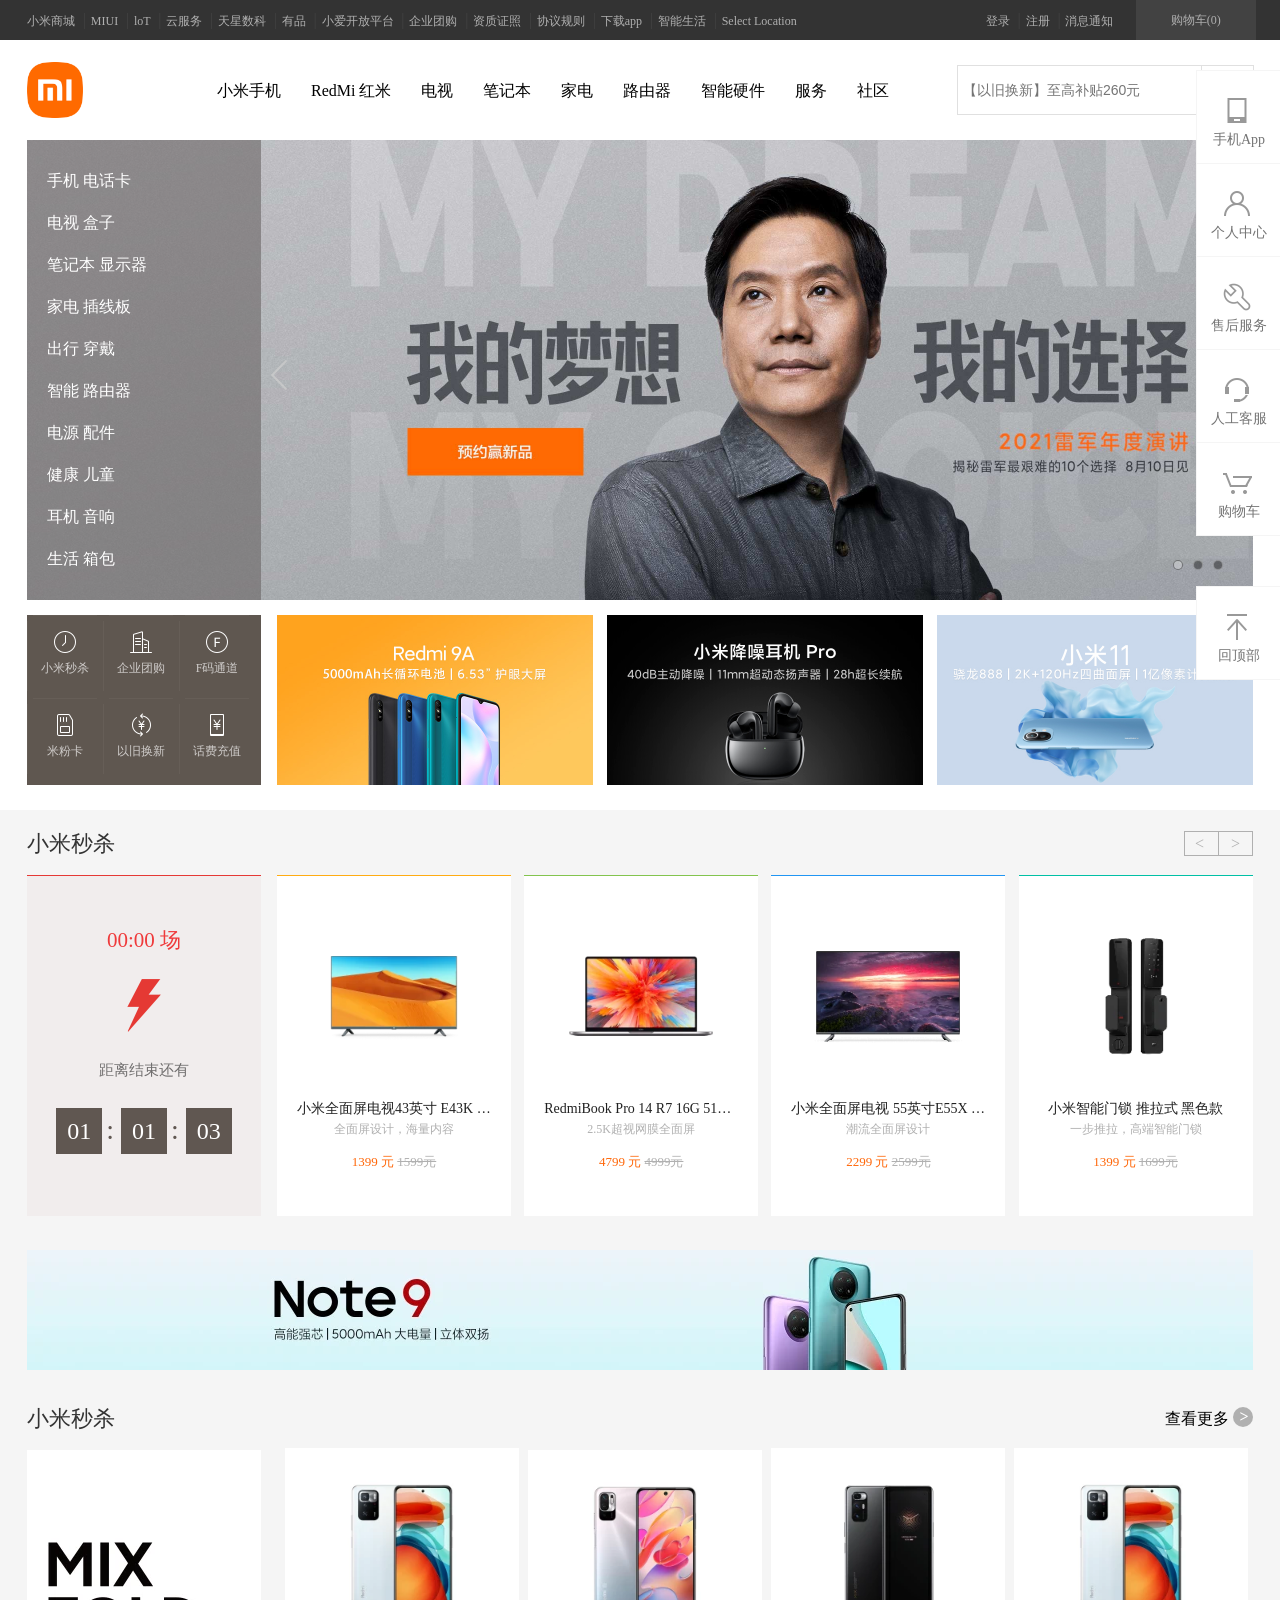
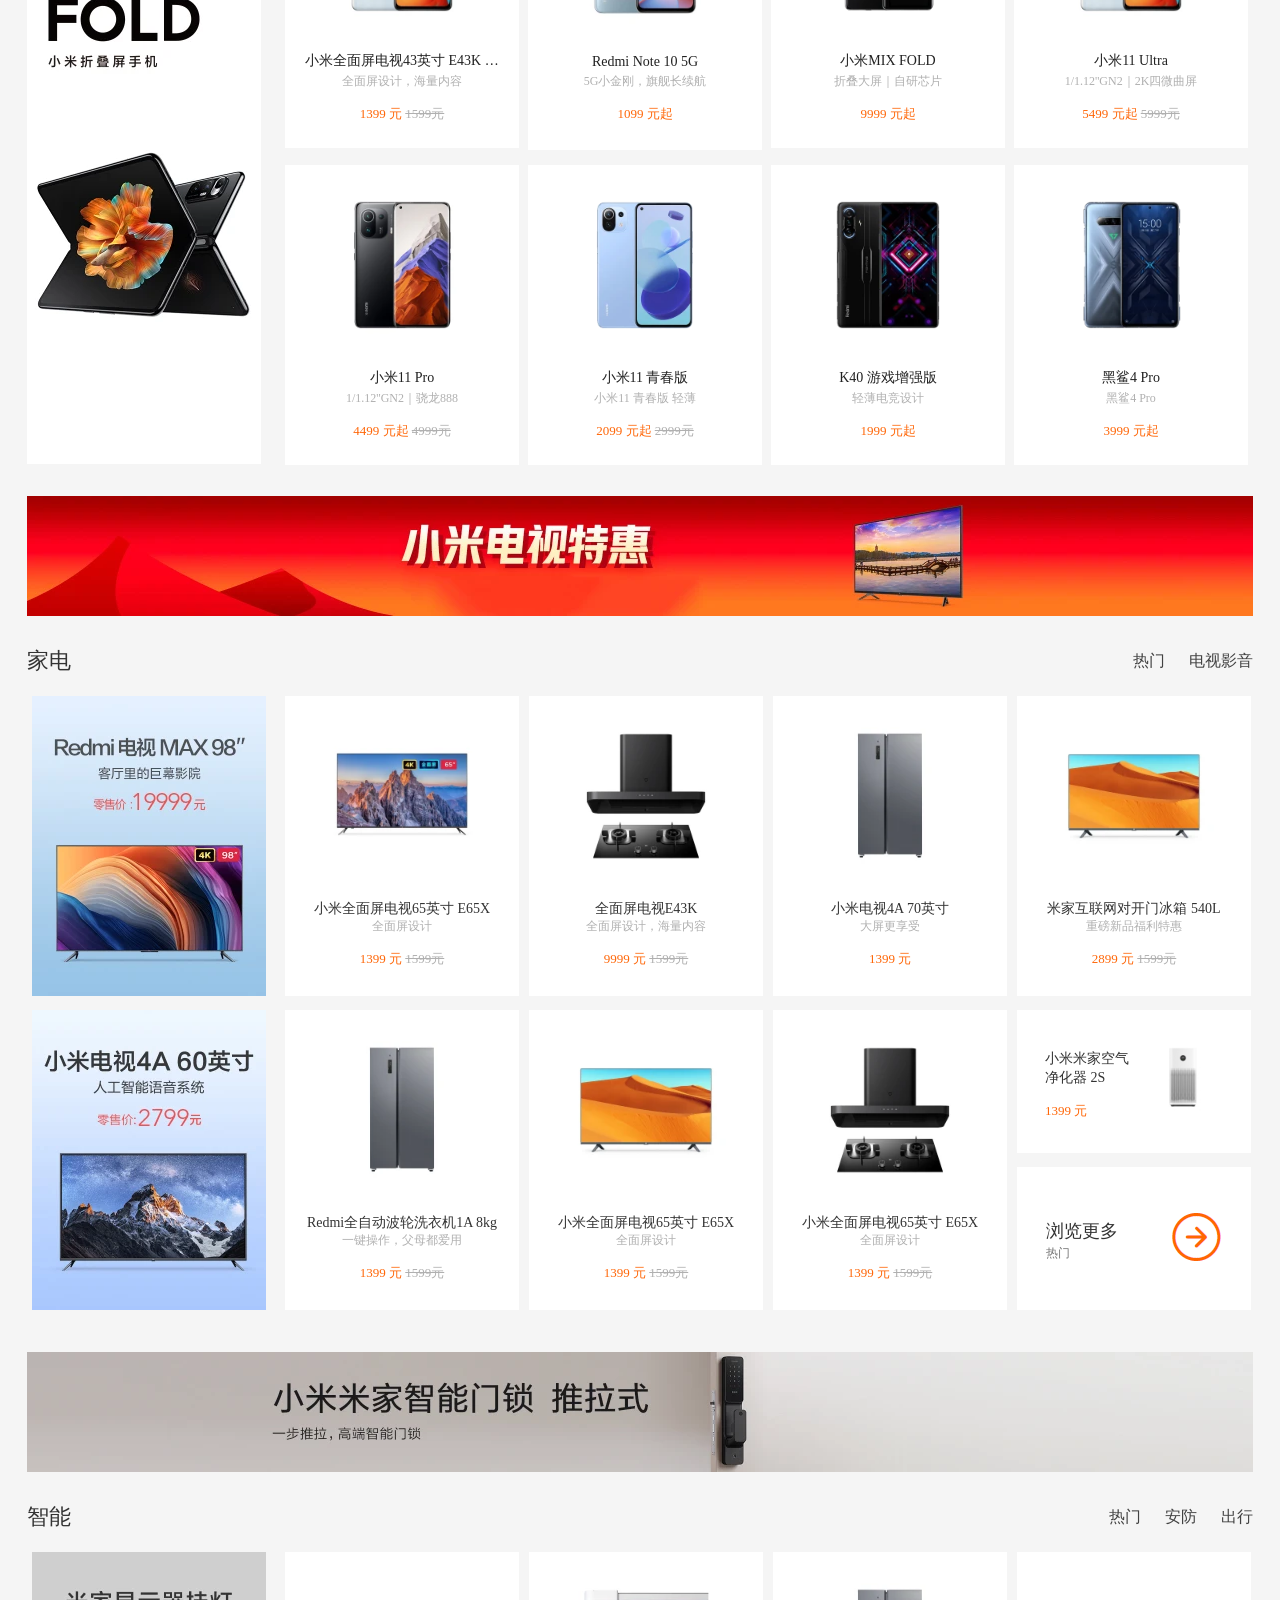
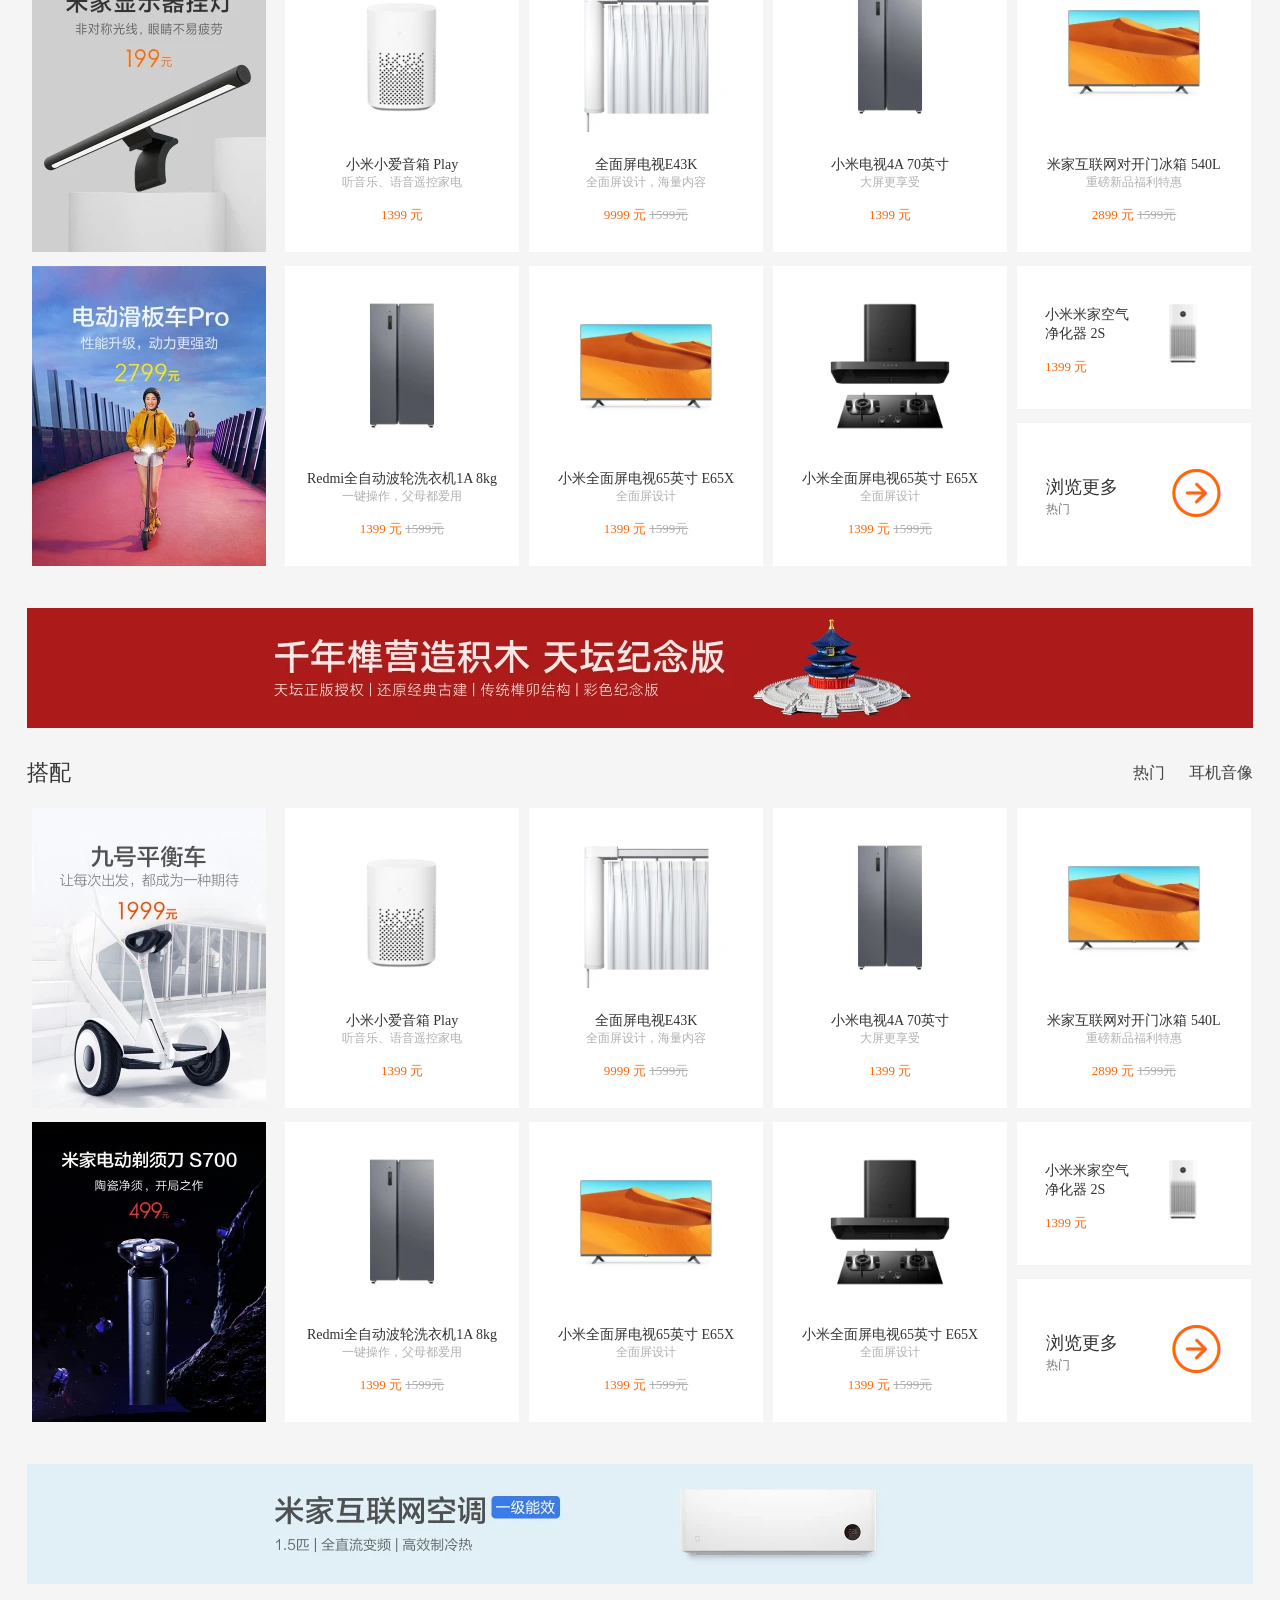
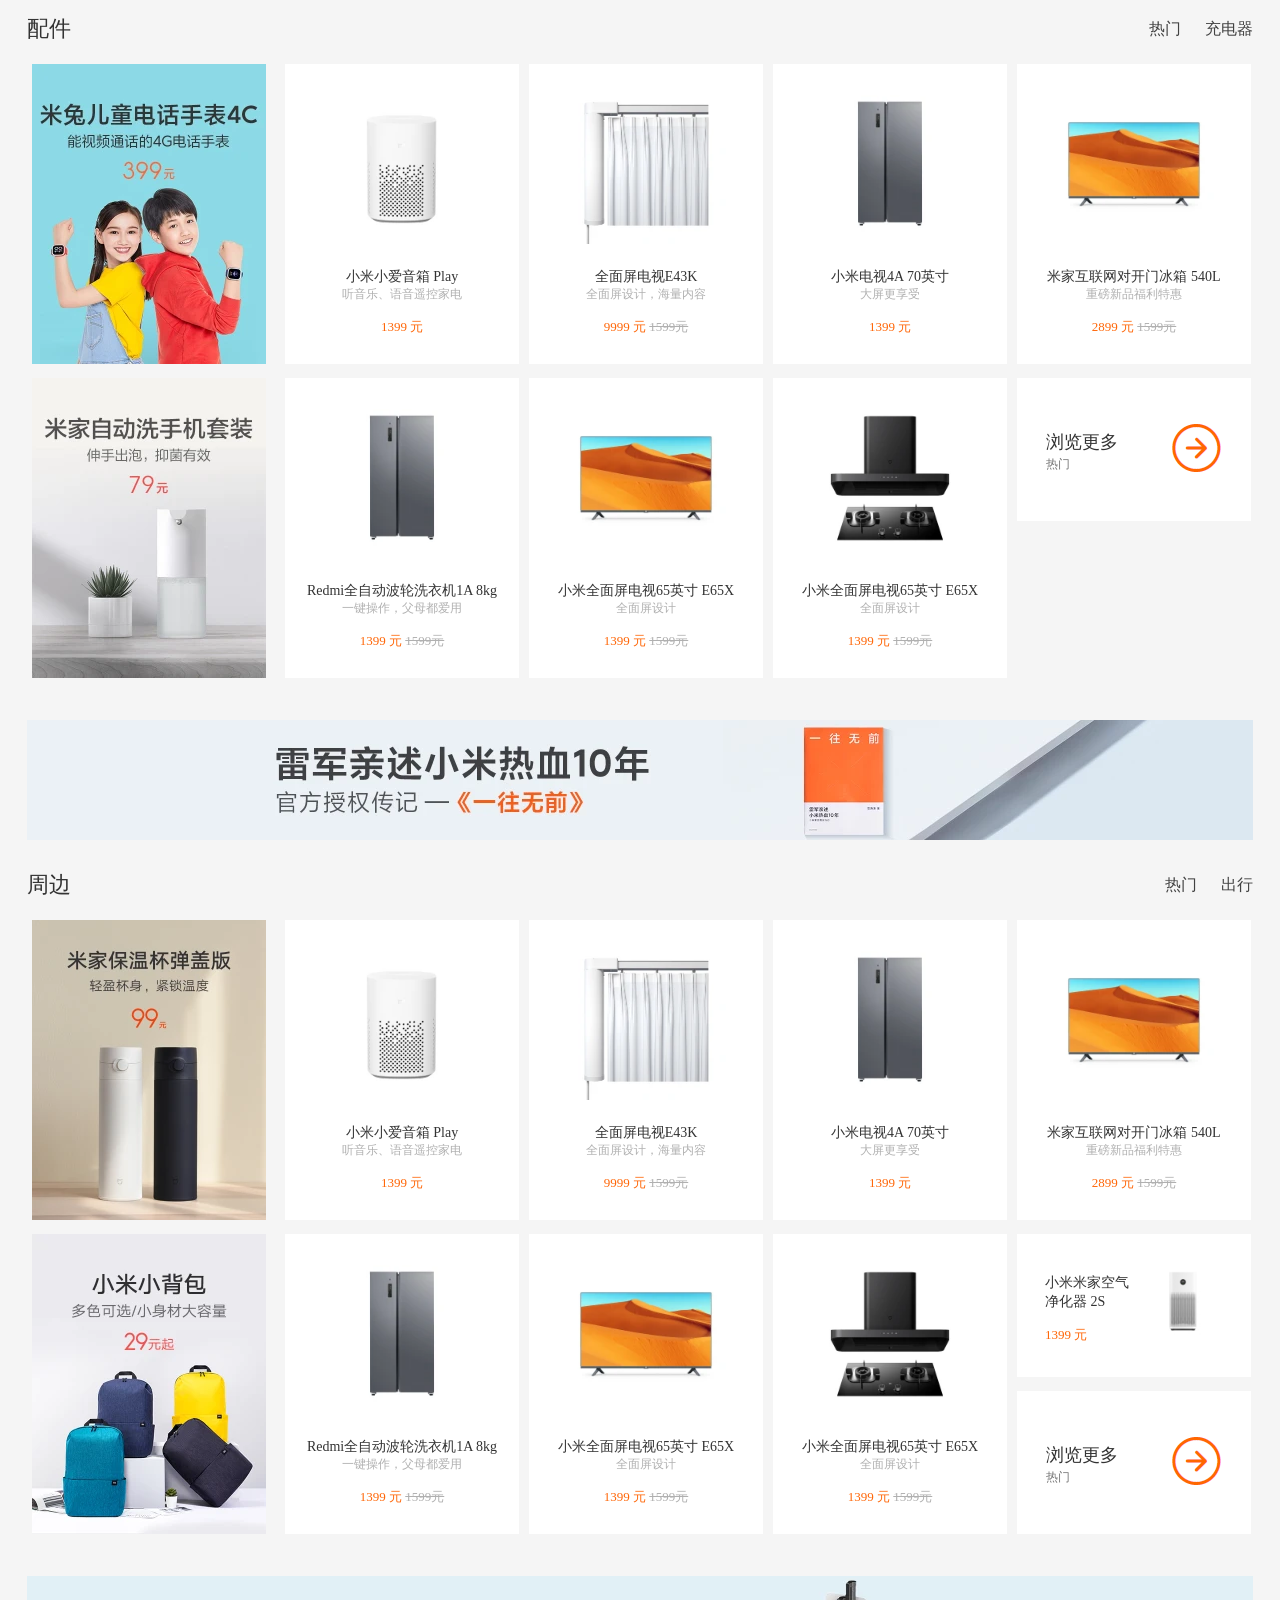
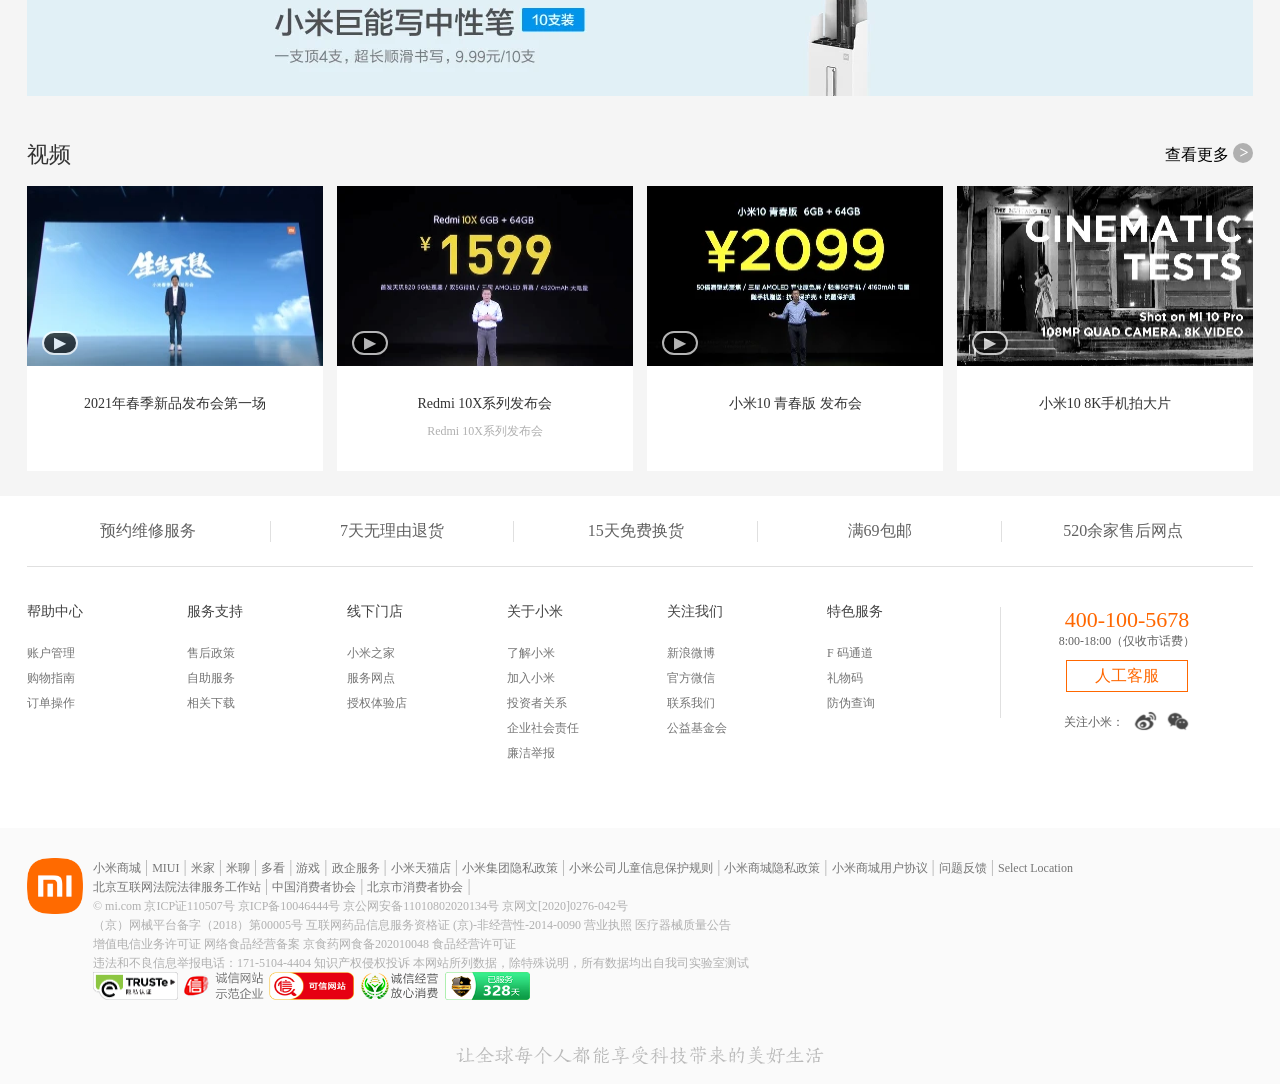
<file: page/Mi/index.html>
<!DOCTYPE html>
<html>
	<head>
		<meta charset="utf-8" />
		<title>
			小米商城 - 小米11 Ultra、Redmi K40 Pro、MIX FOLD，小米电视官方网站
		</title>

		<link rel="icon" href="./img/mi.ico" type="image/x-icon">

		<link href="css/index.css" type="text/css" rel="stylesheet" />

		<script src="https://cdn.bootcdn.net/ajax/libs/jquery/3.5.1/jquery.js"></script>
		<script src="js/index.js" type="text/javascript"></script>
	</head>
	<body>

		<div class="header">
			<!-- 顶部黑色菜单 -->
			<div class="head_top">
				<div class="head_top_all">
					<ul class="head_top_ul">
						<li class="head_top_li">
							<a href="#">
								小米商城
							</a>
						</li>
						<li class="head_top_li">
							<a href="#">
								MIUI
							</a>
						</li>
						<li class="head_top_li">
							<a href="#">
								loT
							</a>
						</li>
						<li class="head_top_li">
							<a href="#">
								云服务
							</a>
						</li>
						<li class="head_top_li">
							<a href="#">
								天星数科
							</a>
						</li>
						<li class="head_top_li">
							<a href="#">
								有品
							</a>
						</li>
						<li class="head_top_li">
							<a href="#">
								小爱开放平台
							</a>
						</li>
						<li class="head_top_li">
							<a href="#">
								企业团购
							</a>
						</li>
						<li class="head_top_li">
							<a href="#">
								资质证照
							</a>
						</li>
						<li class="head_top_li">
							<a href="#">
								协议规则
							</a>
						</li>
						<li class="head_top_li down_app_li">
							<a href="#" class="down_app">
								下载app
								<span class="head_down_app">
									<img src="img/app.jpg" />
									<br />
									小米商城App
								</span>
							</a>
						</li>
						<li class="head_top_li">
							<a href="#">
								智能生活
							</a>
						</li>
						<li class="head_top_li">
							<a href="#">
								Select Location
							</a>
						</li>
					</ul>

					<ul class="head_top_ul_login">
						<li class="head_top_li">
							<a href="#">
								登录
							</a>
						</li>
						<li class="head_top_li">
							<a href="#">
								注册
							</a>
						</li>
						<li class="head_top_li">
							<a href="#">
								消息通知
							</a>
						</li>
					</ul>

					<div class="head_car_div_all">
						<div class="head_car_div">
							购物车(0)
							
							<div class="head_car_items">
								<span>
									购物车中还没有商品，赶紧选购吧！
								</span>
							</div>
						</div>

						
					</div>

				</div>

			</div>

			<!-- 顶部LOGO  菜单   搜索框 -->
			<div class="head_bottom">
				<div class="head_logo">
					<a href="#">
						<img src="img/mi_logo.png" />
					</a>
				</div>

				<div class="head_menu_all">
					<div class="head_menu_div">
						<ul>
							<li>
								<a href="#">
									小米手机
								</a>

								<!-- <div class="head_menu_goods">
									
								</div> -->
							</li>
							<li>
								<a href="#">
									RedMi 红米
								</a>
							</li>
							<li>
								<a href="#">
									电视
								</a>
							</li>
							<li>
								<a href="#">
									笔记本
								</a>
							</li>
							<li>
								<a href="#">
									家电
								</a>
							</li>
							<li>
								<a href="#">
									路由器
								</a>
							</li>
							<li>
								<a href="#">
									智能硬件
								</a>
							</li>
							<li>
								<a href="#">
									服务
								</a>
							</li>
							<li>
								<a href="#">
									社区
								</a>
							</li>
						</ul>

					</div>

				</div>


				<!-- 搜索框 -->
				<div class="head_serch_all">
					<div class="head_serch_div">
						<a>
							<input placeholder="【以旧换新】至高补贴260元" class="head_serch_txt" type="search" />
							<input class="head_serch_btn" type="button" value="Q" />
						</a>
					</div>

				</div>
			</div>
		</div>

		<!-- 轮播图 -->
		<div class="banner">
			<div class="banner_menu">
				<ul class="banner_menu_ul">
					<li class="banner_menu_li">
						手机 电话卡
					</li>
					<li class="banner_menu_li">
						电视 盒子
					</li>
					<li class="banner_menu_li">
						笔记本 显示器
					</li>
					<li class="banner_menu_li">
						家电 插线板
					</li>
					<li class="banner_menu_li">
						出行 穿戴
					</li>
					<li class="banner_menu_li">
						智能 路由器
					</li>
					<li class="banner_menu_li">
						电源 配件
					</li>
					<li class="banner_menu_li">
						健康 儿童
					</li>
					<li class="banner_menu_li">
						耳机 音响
					</li>
					<li class="banner_menu_li">
						生活 箱包
					</li>
				</ul>
			</div>


			<span class="banner_cut_l">
			</span>
			<span class="banner_cut_r">
			</span>

			<div class="banner_bottom_dot">
				<ul>
					<li class="banner_bottom_dot_li banner_bottom_dot_hover"></li>
					<li class="banner_bottom_dot_li"></li>
					<li class="banner_bottom_dot_li"></li>
				</ul>
			</div>
			<div class="banner_imgs" id="banner_imgs">
				<img src="img/banner_imh_1.jpeg" />
				<img src="img/banner_imh_2.webp" />
				<img src="img/banner_imh_3.webp" />
			</div>
		</div>


		<!-- 轮播图下面 四个模块 -->
		<div class="channel">
			<div class="channel_menu">
				<ul class="channel_menu_ul">
					<li class="channel_menu_li">
						<a href="#">
							<img src="img/channel_xmms.png" /><br />
							小米秒杀
						</a>
					</li>
					<li class="channel_menu_li">
						<a href="#">
							<img src="img/channel_qygw.png" /><br />
							企业团购
						</a>
					</li>
					<li class="channel_menu_li">
						<a href="#">
							<img src="img/channel_fmtd.png" /><br />
							F码通道
						</a>
					</li>
					<li class="channel_menu_li">
						<a href="#">
							<img src="img/channel_mfk.png" /><br />
							米粉卡
						</a>
					</li>
					<li class="channel_menu_li">
						<a href="#">
							<img src="img/channel_yjhx.png" /><br />
							以旧换新
						</a>
					</li>
					<li class="channel_menu_li">
						<a href="#">
							<img src="img/channel_hfcz.png" /><br />
							话费充值
						</a>
					</li>
				</ul>
			</div>
			<div class="channel_gg channel_gg_1">
				<a href="#">
					<img src="img/channel_gg_1.png" />
				</a>
			</div>
			<div class="channel_gg channel_gg_2">
				<a href="#">
					<img src="img/channel_gg_2.png" />
				</a>
			</div>
			<div class="channel_gg channel_gg_3">
				<a href="#">
					<img src="img/channel_gg_3.png" />
				</a>
			</div>
		</div>


		<!-- 主体内容 -->
		<div class="content">
			<!-- 小米秒杀 -->
			<div class="seckill">
				<!-- 头 -->
				<div class="seckill_title">
					<span class="seckill_title_txt">
						小米秒杀
					</span>

					<span class="seckill_title_lr">
						<a href="#">
							<span class="seckill_title_l">
								&lt;
							</span>
						</a>
						<a href="#">
							<span class="seckill_title_r">
								&gt;
							</span>
						</a>
					</span>
				</div>
				<!-- 下面的五个框 -->
				<!-- 左侧时间 -->
				<div class="seckill_all">
					<div class="seckill_item seckill_time">
						<div class="seckill_time_title">
							00:00 场
						</div>
						<div class="seckill_time_img">
							<img src="img/seckill_sd.png" />
						</div>
						<div class="seckill_time_desc">
							距离结束还有
						</div>
						<div class="seckill_time_div">
							<span class="seckill_time_txt seckill_time_hh">
								00
							</span>
							<span class="seckill_time_mh">
								:
							</span>
							<span class="seckill_time_txt seckill_time_mm">
								00
							</span>
							<span class="seckill_time_mh">
								:
							</span>
							<span class="seckill_time_txt seckill_time_ss">
								00
							</span>
						</div>

					</div>

					<!-- 右侧四个商品 -->
					<div class="seckill_item seckill_goods seckill_goods_1">
						<a href="#">
							<div class="seckill_goods_img">
								<img src="img/seckill_goods_1.png" />
							</div>

							<div class="seckill_goods_title">
								小米全面屏电视43英寸 E43K 黑色 43英寸
							</div>

							<div class="seckill_goods_desc">
								全面屏设计，海量内容
							</div>

							<div class="seckill_goods_money">
								<span>
									1399
								</span>
								元
								<del>
									1599元
								</del>
							</div>
						</a>
					</div>
					<div class="seckill_item seckill_goods seckill_goods_2">
						<a href="#">
							<div class="seckill_goods_img">
								<img src="img/seckill_goods_2.png" />
							</div>

							<div class="seckill_goods_title">
								RedmiBook Pro 14 R7 16G 512G UMA 星光灰 星光灰
							</div>

							<div class="seckill_goods_desc">
								2.5K超视网膜全面屏
							</div>

							<div class="seckill_goods_money">
								<span>
									4799
								</span>
								元
								<del>
									4999元
								</del>
							</div>
						</a>
					</div>
					<div class="seckill_item seckill_goods seckill_goods_3">
						<a href="#">
							<div class="seckill_goods_img">
								<img src="img/seckill_goods_3.png" />
							</div>

							<div class="seckill_goods_title">
								小米全面屏电视 55英寸E55X 灰色 55英寸
							</div>

							<div class="seckill_goods_desc">
								潮流全面屏设计
							</div>

							<div class="seckill_goods_money">
								<span>
									2299
								</span>
								元
								<del>
									2599元
								</del>
							</div>
						</a>
					</div>
					<div class="seckill_item seckill_goods seckill_goods_4">
						<a href="#">
							<div class="seckill_goods_img">
								<img src="img/seckill_goods_4.png" />
							</div>

							<div class="seckill_goods_title">
								小米智能门锁 推拉式 黑色款
							</div>

							<div class="seckill_goods_desc">
								一步推拉，高端智能门锁
							</div>

							<div class="seckill_goods_money">
								<span>
									1399
								</span>
								元
								<del>
									1699元
								</del>
							</div>
						</a>
					</div>

				</div>
			</div>


			<!-- 长 广告 第一个 -->
			<div class="longadv">
				<a href="#">
					<img src="img/longadv_1.png">
				</a>
			</div>

			<!-- 手机 -->
			<div class="phone">
				<div class="phone_title">
					<span class="body_class_title_txt">
						小米秒杀
					</span>

					<span class="phone_title_more">
						<a href="#">
							查看更多
							<strong>
								>
							</strong>
						</a>
					</span>
				</div>

				<!-- 手机列表 -->
				<div class="phone_list">
					<div class="phone_list_big this_move">
						<a href="#">
							<img src="img/phone_lis_big.png" />
						</a>
					</div>

					<div class="phone_list_small_all">
						<div class="phone_goods this_move">
							<a href="#">
								<div class="phone_list_small_img">
									<img src="img/phone_lis_small_1.png" />
								</div>

								<div class="phone_list_small_title">
									小米全面屏电视43英寸 E43K 黑色 43英寸
								</div>

								<div class="phone_list_small_desc">
									全面屏设计，海量内容
								</div>

								<div class="class_list_small_money">
									<span>
										1399
									</span>
									元
									<del>
										1599元
									</del>
								</div>
							</a>
						</div>

						<div class="phone_goods this_move">
							<a href="#">
								<div class="phone_list_small_img">
									<img src="img/phone_lis_small_2.png" />
								</div>

								<div class="phone_list_small_title">
									Redmi Note 10 5G
								</div>

								<div class="phone_list_small_desc">
									5G小金刚，旗舰长续航
								</div>

								<div class="class_list_small_money">
									<span>
										1099
									</span>
									元起
								</div>
							</a>
						</div>

						<div class=" phone_goods this_move">
							<a href="#">
								<div class="phone_list_small_img">
									<img src="img/phone_lis_small_3.png" />
								</div>

								<div class="phone_list_small_title">
									小米MIX FOLD
								</div>

								<div class="phone_list_small_desc">
									折叠大屏｜自研芯片
								</div>

								<div class="class_list_small_money">
									<span>
										9999
									</span>
									元起
								</div>
							</a>
						</div>

						<div class=" phone_goods this_move">
							<a href="#">
								<div class="phone_list_small_img">
									<img src="img/phone_lis_small_1.png" />
								</div>

								<div class="phone_list_small_title">
									小米11 Ultra
								</div>

								<div class="phone_list_small_desc">
									1/1.12''GN2｜2K四微曲屏
								</div>

								<div class="class_list_small_money">
									<span>
										5499
									</span>
									元起
									<del>
										5999元
									</del>
								</div>
							</a>
						</div>
						<!-- 中间撑开 -->
						<div class="phone_mid"></div>

						<div class=" phone_goods this_move">
							<a href="#">
								<div class="phone_list_small_img">
									<img src="img/phone_lis_small_5.png" />
								</div>

								<div class="phone_list_small_title">
									小米11 Pro
								</div>

								<div class="phone_list_small_desc">
									1/1.12''GN2｜骁龙888
								</div>

								<div class="class_list_small_money">
									<span>
										4499
									</span>
									元起
									<del>
										4999元
									</del>
								</div>
							</a>
						</div>
						<div class=" phone_goods this_move">
							<a href="#">
								<div class="phone_list_small_img">
									<img src="img/phone_lis_small_6.png" />
								</div>

								<div class="phone_list_small_title">
									小米11 青春版
								</div>

								<div class="phone_list_small_desc">
									小米11 青春版 轻薄
								</div>

								<div class="class_list_small_money">
									<span>
										2099
									</span>
									元起
									<del>
										2999元
									</del>
								</div>
							</a>
						</div>
						<div class=" phone_goods this_move">
							<a href="#">
								<div class="phone_list_small_img">
									<img src="img/phone_lis_small_7.png" />
								</div>

								<div class="phone_list_small_title">
									K40 游戏增强版
								</div>

								<div class="phone_list_small_desc">
									轻薄电竞设计
								</div>

								<div class="class_list_small_money">
									<span>
										1999
									</span>
									元起
								</div>
							</a>
						</div>
						<div class=" phone_goods this_move">
							<a href="#">
								<div class="phone_list_small_img">
									<img src="img/phone_lis_small_8.png" />
								</div>

								<div class="phone_list_small_title">
									黑鲨4 Pro
								</div>

								<div class="phone_list_small_desc">
									黑鲨4 Pro
								</div>

								<div class="class_list_small_money">
									<span>
										3999
									</span>
									元起
								</div>
							</a>
						</div>

					</div>
				</div>
			</div>

			<!-- 长 广告 第二个 -->
			<div class="longadv">
				<a href="#">
					<img src="img/longadv_2.png">
				</a>
			</div>

			<!-- 家电 -->
			<div class="home">
				<div class="class_title">
					<span class="body_class_title_txt">
						家电
					</span>

					<span class="class_title_more">
						<span class="class_title_right">
							热门
						</span>
						<span class="class_title_right">
							电视影音
						</span>
					</span>
				</div>

				<div class="class_goods_list">
					<div class="class_left_goods">
						<a href="#">
							<div class="class_left_goods_item this_move this_move">
								<img src="img/home_goods_l_1.png" />
							</div>
						</a>
						<a href="#">
							<div class="class_left_goods_item this_move this_move">
								<img src="img/home_goods_l_2.png" />
							</div>
						</a>
					</div>

					<div class="class_right_goods">
						<ul class="class_right_goods_ul">
							<li class="class_right_goods_li this_move this_move">
								<a href="#">
									<div class="class_right_goods_img">
										<img src="img/home_goods_r_1.png" />
									</div>
									<div class="class_right_goods_title">
										小米全面屏电视65英寸 E65X
									</div>

									<div class="class_right_goods_desc">
										全面屏设计
									</div>

									<div class="class_list_small_money">
										<span>
											1399
										</span>
										元
										<del>
											1599元
										</del>
									</div>
								</a>
							</li>
							<li class="class_right_goods_li this_move this_move">
								<a href="#">
									<div class="class_right_goods_img">
										<img src="img/home_goods_r_3.png" />
									</div>
									<div class="class_right_goods_title">
										全面屏电视E43K
									</div>

									<div class="class_right_goods_desc">
										全面屏设计，海量内容
									</div>

									<div class="class_list_small_money">
										<span>
											9999
										</span>
										元
										<del>
											1599元
										</del>
									</div>
								</a>
							</li>
							<li class="class_right_goods_li this_move this_move">
								<a href="#">
									<div class="class_right_goods_img">
										<img src="img/home_goods_r_2.png" />
									</div>
									<div class="class_right_goods_title">
										小米电视4A 70英寸
									</div>

									<div class="class_right_goods_desc">
										大屏更享受
									</div>

									<div class="class_list_small_money">
										<span>
											1399
										</span>
										元
									</div>
								</a>
							</li>
							<li class="class_right_goods_li this_move this_move">
								<a href="#">
									<div class="class_right_goods_img">
										<img src="img/home_goods_r_4.png" />
									</div>
									<div class="class_right_goods_title">
										米家互联网对开门冰箱 540L
									</div>

									<div class="class_right_goods_desc">
										重磅新品福利特惠
									</div>

									<div class="class_list_small_money">
										<span>
											2899
										</span>
										元
										<del>
											1599元
										</del>
									</div>
								</a>
							</li>
							<li class="class_right_goods_li this_move this_move">
								<a href="#">
									<div class="class_right_goods_img">
										<img src="img/home_goods_r_2.png" />
									</div>
									<div class="class_right_goods_title">
										Redmi全自动波轮洗衣机1A 8kg
									</div>

									<div class="class_right_goods_desc">
										一键操作，父母都爱用
									</div>

									<div class="class_list_small_money">
										<span>
											1399
										</span>
										元
										<del>
											1599元
										</del>
									</div>
								</a>
							</li>
							<li class="class_right_goods_li this_move this_move">
								<a href="#">
									<div class="class_right_goods_img">
										<img src="img/home_goods_r_4.png" />
									</div>
									<div class="class_right_goods_title">
										小米全面屏电视65英寸 E65X
									</div>

									<div class="class_right_goods_desc">
										全面屏设计
									</div>

									<div class="class_list_small_money">
										<span>
											1399
										</span>
										元
										<del>
											1599元
										</del>
									</div>
								</a>
							</li>
							<li class="class_right_goods_li this_move this_move">
								<a href="#">
									<div class="class_right_goods_img">
										<img src="img/home_goods_r_3.png" />
									</div>
									<div class="class_right_goods_title">
										小米全面屏电视65英寸 E65X
									</div>

									<div class="class_right_goods_desc">
										全面屏设计
									</div>

									<div class="class_list_small_money">
										<span>
											1399
										</span>
										元
										<del>
											1599元
										</del>
									</div>
								</a>
							</li>
							<li class="class_right_goods_li_more">
								<div class="class_right_goods_li_small this_move">
									<a href="#">
										<div class="class_right_goods_li_small_title">
											<span class="class_right_goods_li_small_title_txt">小米米家空气净化器
												2S</span>

											<div class="class_list_small_money">
												<span>
													1399
												</span>
												元
											</div>
										</div>

										<div class="class_right_goods_li_small_goods_img">
											<img src="img/home_goods_r_8.jpg" />
										</div>
									</a>
								</div>

								<a href="#">
									<div class="class_right_goods_li_small this_move">
										<div class="class_look_more">
											<p>浏览更多</p>
											<span>热门</span>
										</div>

										<div class="class_look_more_img">
											<img src="img/look_more.png" />
										</div>
									</div>
								</a>
							</li>
						</ul>

					</div>

				</div>
			</div>

			<!-- 长 广告 第三个 -->
			<div class="longadv">
				<a href="#">
					<img src="img/longadv_3.png">
				</a>
			</div>

			<!-- 智能 -->
			<div class="ai">
				<div class="class_title">
					<span class="body_class_title_txt">
						智能
					</span>

					<span class="class_title_more">
						<span class="class_title_right">
							热门
						</span>
						<span class="class_title_right">
							安防
						</span>
						<span class="class_title_right">
							出行
						</span>
					</span>
				</div>

				<div class="class_goods_list">
					<div class="class_left_goods">
						<a href="#">
							<div class="class_left_goods_item this_move this_move">
								<img src="img/ai_l_1.png" />
							</div>
						</a>
						<a href="#">
							<div class="class_left_goods_item this_move this_move">
								<img src="img/ai_l_2.png" />
							</div>
						</a>
					</div>

					<div class="class_right_goods">
						<ul class="class_right_goods_ul">
							<li class="class_right_goods_li this_move this_move">
								<a href="#">
									<div class="class_right_goods_img">
										<img src="img/ai_r_1.png" />
									</div>
									<div class="class_right_goods_title">
										小米小爱音箱 Play
									</div>

									<div class="class_right_goods_desc">
										听音乐、语音遥控家电
									</div>

									<div class="class_list_small_money">
										<span>
											1399
										</span>
										元
									</div>
								</a>
							</li>
							<li class="class_right_goods_li this_move this_move">
								<a href="#">
									<div class="class_right_goods_img">
										<img src="img/ai_r_2.png" />
									</div>
									<div class="class_right_goods_title">
										全面屏电视E43K
									</div>

									<div class="class_right_goods_desc">
										全面屏设计，海量内容
									</div>

									<div class="class_list_small_money">
										<span>
											9999
										</span>
										元
										<del>
											1599元
										</del>
									</div>
								</a>
							</li>
							<li class="class_right_goods_li this_move this_move">
								<a href="#">
									<div class="class_right_goods_img">
										<img src="img/home_goods_r_2.png" />
									</div>
									<div class="class_right_goods_title">
										小米电视4A 70英寸
									</div>

									<div class="class_right_goods_desc">
										大屏更享受
									</div>

									<div class="class_list_small_money">
										<span>
											1399
										</span>
										元
									</div>
								</a>
							</li>
							<li class="class_right_goods_li this_move this_move">
								<a href="#">
									<div class="class_right_goods_img">
										<img src="img/home_goods_r_4.png" />
									</div>
									<div class="class_right_goods_title">
										米家互联网对开门冰箱 540L
									</div>

									<div class="class_right_goods_desc">
										重磅新品福利特惠
									</div>

									<div class="class_list_small_money">
										<span>
											2899
										</span>
										元
										<del>
											1599元
										</del>
									</div>
								</a>
							</li>
							<li class="class_right_goods_li this_move this_move">
								<a href="#">
									<div class="class_right_goods_img">
										<img src="img/home_goods_r_2.png" />
									</div>
									<div class="class_right_goods_title">
										Redmi全自动波轮洗衣机1A 8kg
									</div>

									<div class="class_right_goods_desc">
										一键操作，父母都爱用
									</div>

									<div class="class_list_small_money">
										<span>
											1399
										</span>
										元
										<del>
											1599元
										</del>
									</div>
								</a>
							</li>
							<li class="class_right_goods_li this_move this_move">
								<a href="#">
									<div class="class_right_goods_img">
										<img src="img/home_goods_r_4.png" />
									</div>
									<div class="class_right_goods_title">
										小米全面屏电视65英寸 E65X
									</div>

									<div class="class_right_goods_desc">
										全面屏设计
									</div>

									<div class="class_list_small_money">
										<span>
											1399
										</span>
										元
										<del>
											1599元
										</del>
									</div>
								</a>
							</li>
							<li class="class_right_goods_li this_move this_move">
								<a href="#">
									<div class="class_right_goods_img">
										<img src="img/home_goods_r_3.png" />
									</div>
									<div class="class_right_goods_title">
										小米全面屏电视65英寸 E65X
									</div>

									<div class="class_right_goods_desc">
										全面屏设计
									</div>

									<div class="class_list_small_money">
										<span>
											1399
										</span>
										元
										<del>
											1599元
										</del>
									</div>
								</a>
							</li>
							<li class="class_right_goods_li_more">
								<div class="class_right_goods_li_small this_move">
									<a href="#">
										<div class="class_right_goods_li_small_title">
											<span class="class_right_goods_li_small_title_txt">小米米家空气净化器
												2S</span>

											<div class="class_list_small_money">
												<span>
													1399
												</span>
												元
											</div>
										</div>

										<div class="class_right_goods_li_small_goods_img">
											<img src="img/home_goods_r_8.jpg" />
										</div>
									</a>
								</div>

								<a href="#">
									<div class="class_right_goods_li_small this_move">
										<div class="class_look_more">
											<p>浏览更多</p>
											<span>热门</span>
										</div>

										<div class="class_look_more_img">
											<img src="img/look_more.png" />
										</div>
									</div>
								</a>
							</li>
						</ul>

					</div>

				</div>
			</div>


			<!-- 长 广告 第四个 -->
			<div class="longadv">
				<a href="#">
					<img src="img/longadv_4.png">
				</a>
			</div>

			<!-- 搭配 -->
			<div class="match">
				<div class="class_title">
					<span class="body_class_title_txt">
						搭配
					</span>

					<span class="class_title_more">
						<span class="class_title_right">
							热门
						</span>
						<span class="class_title_right">
							耳机音像
						</span>
					</span>
				</div>

				<div class="class_goods_list">
					<div class="class_left_goods">
						<a href="#">
							<div class="class_left_goods_item this_move">
								<img src="img/match_l_1.png" />
							</div>
						</a>
						<a href="#">
							<div class="class_left_goods_item this_move">
								<img src="img/match_l_2.png" />
							</div>
						</a>
					</div>

					<div class="class_right_goods">
						<ul class="class_right_goods_ul">
							<li class="class_right_goods_li this_move">
								<a href="#">
									<div class="class_right_goods_img">
										<img src="img/ai_r_1.png" />
									</div>
									<div class="class_right_goods_title">
										小米小爱音箱 Play
									</div>

									<div class="class_right_goods_desc">
										听音乐、语音遥控家电
									</div>

									<div class="class_list_small_money">
										<span>
											1399
										</span>
										元
									</div>
								</a>
							</li>
							<li class="class_right_goods_li this_move">
								<a href="#">
									<div class="class_right_goods_img">
										<img src="img/ai_r_2.png" />
									</div>
									<div class="class_right_goods_title">
										全面屏电视E43K
									</div>

									<div class="class_right_goods_desc">
										全面屏设计，海量内容
									</div>

									<div class="class_list_small_money">
										<span>
											9999
										</span>
										元
										<del>
											1599元
										</del>
									</div>
								</a>
							</li>
							<li class="class_right_goods_li this_move">
								<a href="#">
									<div class="class_right_goods_img">
										<img src="img/home_goods_r_2.png" />
									</div>
									<div class="class_right_goods_title">
										小米电视4A 70英寸
									</div>

									<div class="class_right_goods_desc">
										大屏更享受
									</div>

									<div class="class_list_small_money">
										<span>
											1399
										</span>
										元
									</div>
								</a>
							</li>
							<li class="class_right_goods_li this_move">
								<a href="#">
									<div class="class_right_goods_img">
										<img src="img/home_goods_r_4.png" />
									</div>
									<div class="class_right_goods_title">
										米家互联网对开门冰箱 540L
									</div>

									<div class="class_right_goods_desc">
										重磅新品福利特惠
									</div>

									<div class="class_list_small_money">
										<span>
											2899
										</span>
										元
										<del>
											1599元
										</del>
									</div>
								</a>
							</li>
							<li class="class_right_goods_li this_move">
								<a href="#">
									<div class="class_right_goods_img">
										<img src="img/home_goods_r_2.png" />
									</div>
									<div class="class_right_goods_title">
										Redmi全自动波轮洗衣机1A 8kg
									</div>

									<div class="class_right_goods_desc">
										一键操作，父母都爱用
									</div>

									<div class="class_list_small_money">
										<span>
											1399
										</span>
										元
										<del>
											1599元
										</del>
									</div>
								</a>
							</li>
							<li class="class_right_goods_li this_move">
								<a href="#">
									<div class="class_right_goods_img">
										<img src="img/home_goods_r_4.png" />
									</div>
									<div class="class_right_goods_title">
										小米全面屏电视65英寸 E65X
									</div>

									<div class="class_right_goods_desc">
										全面屏设计
									</div>

									<div class="class_list_small_money">
										<span>
											1399
										</span>
										元
										<del>
											1599元
										</del>
									</div>
								</a>
							</li>
							<li class="class_right_goods_li this_move">
								<a href="#">
									<div class="class_right_goods_img">
										<img src="img/home_goods_r_3.png" />
									</div>
									<div class="class_right_goods_title">
										小米全面屏电视65英寸 E65X
									</div>

									<div class="class_right_goods_desc">
										全面屏设计
									</div>

									<div class="class_list_small_money">
										<span>
											1399
										</span>
										元
										<del>
											1599元
										</del>
									</div>
								</a>
							</li>
							<li class="class_right_goods_li_more">
								<div class="class_right_goods_li_small this_move">
									<a href="#">
										<div class="class_right_goods_li_small_title">
											<span class="class_right_goods_li_small_title_txt">小米米家空气净化器
												2S</span>

											<div class="class_list_small_money">
												<span>
													1399
												</span>
												元
											</div>
										</div>

										<div class="class_right_goods_li_small_goods_img">
											<img src="img/home_goods_r_8.jpg" />
										</div>
									</a>
								</div>

								<a href="#">
									<div class="class_right_goods_li_small this_move">
										<div class="class_look_more">
											<p>浏览更多</p>
											<span>热门</span>
										</div>

										<div class="class_look_more_img">
											<img src="img/look_more.png" />
										</div>
									</div>
								</a>
							</li>
						</ul>

					</div>

				</div>
			</div>


			<!-- 长 广告 第五个 -->
			<div class="longadv">
				<a href="#">
					<img src="img/longadv_5.png">
				</a>
			</div>

			<!-- 配件 -->
			<div class="parts">
				<div class="class_title">
					<span class="body_class_title_txt">
						配件
					</span>

					<span class="class_title_more">
						<span class="class_title_right">
							热门
						</span>
						<span class="class_title_right">
							充电器
						</span>
					</span>
				</div>

				<div class="class_goods_list">
					<div class="class_left_goods">
						<a href="#">
							<div class="class_left_goods_item this_move">
								<img src="img/parts_l_1.png" />
							</div>
						</a>
						<a href="#">
							<div class="class_left_goods_item this_move">
								<img src="img/parts_l_2.png" />
							</div>
						</a>
					</div>

					<div class="class_right_goods">
						<ul class="class_right_goods_ul">
							<li class="class_right_goods_li this_move">
								<a href="#">
									<div class="class_right_goods_img">
										<img src="img/ai_r_1.png" />
									</div>
									<div class="class_right_goods_title">
										小米小爱音箱 Play
									</div>

									<div class="class_right_goods_desc">
										听音乐、语音遥控家电
									</div>

									<div class="class_list_small_money">
										<span>
											1399
										</span>
										元
									</div>
								</a>
							</li>
							<li class="class_right_goods_li this_move">
								<a href="#">
									<div class="class_right_goods_img">
										<img src="img/ai_r_2.png" />
									</div>
									<div class="class_right_goods_title">
										全面屏电视E43K
									</div>

									<div class="class_right_goods_desc">
										全面屏设计，海量内容
									</div>

									<div class="class_list_small_money">
										<span>
											9999
										</span>
										元
										<del>
											1599元
										</del>
									</div>
								</a>
							</li>
							<li class="class_right_goods_li this_move">
								<a href="#">
									<div class="class_right_goods_img">
										<img src="img/home_goods_r_2.png" />
									</div>
									<div class="class_right_goods_title">
										小米电视4A 70英寸
									</div>

									<div class="class_right_goods_desc">
										大屏更享受
									</div>

									<div class="class_list_small_money">
										<span>
											1399
										</span>
										元
									</div>
								</a>
							</li>
							<li class="class_right_goods_li this_move">
								<a href="#">
									<div class="class_right_goods_img">
										<img src="img/home_goods_r_4.png" />
									</div>
									<div class="class_right_goods_title">
										米家互联网对开门冰箱 540L
									</div>

									<div class="class_right_goods_desc">
										重磅新品福利特惠
									</div>

									<div class="class_list_small_money">
										<span>
											2899
										</span>
										元
										<del>
											1599元
										</del>
									</div>
								</a>
							</li>
							<li class="class_right_goods_li this_move">
								<a href="#">
									<div class="class_right_goods_img">
										<img src="img/home_goods_r_2.png" />
									</div>
									<div class="class_right_goods_title">
										Redmi全自动波轮洗衣机1A 8kg
									</div>

									<div class="class_right_goods_desc">
										一键操作，父母都爱用
									</div>

									<div class="class_list_small_money">
										<span>
											1399
										</span>
										元
										<del>
											1599元
										</del>
									</div>
								</a>
							</li>
							<li class="class_right_goods_li this_move">
								<a href="#">
									<div class="class_right_goods_img">
										<img src="img/home_goods_r_4.png" />
									</div>
									<div class="class_right_goods_title">
										小米全面屏电视65英寸 E65X
									</div>

									<div class="class_right_goods_desc">
										全面屏设计
									</div>

									<div class="class_list_small_money">
										<span>
											1399
										</span>
										元
										<del>
											1599元
										</del>
									</div>
								</a>
							</li>
							<li class="class_right_goods_li this_move">
								<a href="#">
									<div class="class_right_goods_img">
										<img src="img/home_goods_r_3.png" />
									</div>
									<div class="class_right_goods_title">
										小米全面屏电视65英寸 E65X
									</div>

									<div class="class_right_goods_desc">
										全面屏设计
									</div>

									<div class="class_list_small_money">
										<span>
											1399
										</span>
										元
										<del>
											1599元
										</del>
									</div>
								</a>
							</li>
							<li class="class_right_goods_li_more">
								<a href="#">
									<div class="class_right_goods_li_small this_move">
										<div class="class_look_more">
											<p>浏览更多</p>
											<span>热门</span>
										</div>
								
										<div class="class_look_more_img">
											<img src="img/look_more.png" />
										</div>
									</div>
								</a>
							</li>
						</ul>

					</div>

				</div>
			</div>


			<!-- 长 广告 第六个 -->
			<div class="longadv">
				<a href="#">
					<img src="img/longadv_6.png">
				</a>
			</div>

			<!-- 周边 -->
			<div class="rim">
				<div class="class_title">
					<span class="body_class_title_txt">
						周边
					</span>

					<span class="class_title_more">
						<span class="class_title_right">
							热门
						</span>
						<span class="class_title_right">
							出行
						</span>
					</span>
				</div>

				<div class="class_goods_list">
					<div class="class_left_goods">
						<a href="#">
							<div class="class_left_goods_item this_move">
								<img src="img/rim_l_1.png" />
							</div>
						</a>
						<a href="#">
							<div class="class_left_goods_item this_move">
								<img src="img/rim_l_2.png" />
							</div>
						</a>
					</div>

					<div class="class_right_goods">
						<ul class="class_right_goods_ul">
							<li class="class_right_goods_li this_move">
								<a href="#">
									<div class="class_right_goods_img">
										<img src="img/ai_r_1.png" />
									</div>
									<div class="class_right_goods_title">
										小米小爱音箱 Play
									</div>

									<div class="class_right_goods_desc">
										听音乐、语音遥控家电
									</div>

									<div class="class_list_small_money">
										<span>
											1399
										</span>
										元
									</div>
								</a>
							</li>
							<li class="class_right_goods_li this_move">
								<a href="#">
									<div class="class_right_goods_img">
										<img src="img/ai_r_2.png" />
									</div>
									<div class="class_right_goods_title">
										全面屏电视E43K
									</div>

									<div class="class_right_goods_desc">
										全面屏设计，海量内容
									</div>

									<div class="class_list_small_money">
										<span>
											9999
										</span>
										元
										<del>
											1599元
										</del>
									</div>
								</a>
							</li>
							<li class="class_right_goods_li this_move">
								<a href="#">
									<div class="class_right_goods_img">
										<img src="img/home_goods_r_2.png" />
									</div>
									<div class="class_right_goods_title">
										小米电视4A 70英寸
									</div>

									<div class="class_right_goods_desc">
										大屏更享受
									</div>

									<div class="class_list_small_money">
										<span>
											1399
										</span>
										元
									</div>
								</a>
							</li>
							<li class="class_right_goods_li this_move">
								<a href="#">
									<div class="class_right_goods_img">
										<img src="img/home_goods_r_4.png" />
									</div>
									<div class="class_right_goods_title">
										米家互联网对开门冰箱 540L
									</div>

									<div class="class_right_goods_desc">
										重磅新品福利特惠
									</div>

									<div class="class_list_small_money">
										<span>
											2899
										</span>
										元
										<del>
											1599元
										</del>
									</div>
								</a>
							</li>
							<li class="class_right_goods_li this_move">
								<a href="#">
									<div class="class_right_goods_img">
										<img src="img/home_goods_r_2.png" />
									</div>
									<div class="class_right_goods_title">
										Redmi全自动波轮洗衣机1A 8kg
									</div>

									<div class="class_right_goods_desc">
										一键操作，父母都爱用
									</div>

									<div class="class_list_small_money">
										<span>
											1399
										</span>
										元
										<del>
											1599元
										</del>
									</div>
								</a>
							</li>
							<li class="class_right_goods_li this_move">
								<a href="#">
									<div class="class_right_goods_img">
										<img src="img/home_goods_r_4.png" />
									</div>
									<div class="class_right_goods_title">
										小米全面屏电视65英寸 E65X
									</div>

									<div class="class_right_goods_desc">
										全面屏设计
									</div>

									<div class="class_list_small_money">
										<span>
											1399
										</span>
										元
										<del>
											1599元
										</del>
									</div>
								</a>
							</li>
							<li class="class_right_goods_li this_move">
								<a href="#">
									<div class="class_right_goods_img">
										<img src="img/home_goods_r_3.png" />
									</div>
									<div class="class_right_goods_title">
										小米全面屏电视65英寸 E65X
									</div>

									<div class="class_right_goods_desc">
										全面屏设计
									</div>

									<div class="class_list_small_money">
										<span>
											1399
										</span>
										元
										<del>
											1599元
										</del>
									</div>
								</a>
							</li>
							<li class="class_right_goods_li_more">
								<div class="class_right_goods_li_small this_move">
									<a href="#">
										<div class="class_right_goods_li_small_title">
											<span class="class_right_goods_li_small_title_txt">小米米家空气净化器
												2S</span>

											<div class="class_list_small_money">
												<span>
													1399
												</span>
												元
											</div>
										</div>

										<div class="class_right_goods_li_small_goods_img">
											<img src="img/home_goods_r_8.jpg" />
										</div>
									</a>
								</div>

								<a href="#">
									<div class="class_right_goods_li_small this_move">
										<div class="class_look_more">
											<p>浏览更多</p>
											<span>热门</span>
										</div>

										<div class="class_look_more_img">
											<img src="img/look_more.png" />
										</div>
									</div>
								</a>
							</li>
						</ul>

					</div>

				</div>
			</div>

			<!-- 长 广告 第六个 -->
			<div class="longadv">
				<a href="#">
					<img src="img/longadv_7.png">
				</a>
			</div>

			<!-- 视频 -->
			<div class="video">
				<div class="video_title">
					<span class="body_class_title_txt">
						视频
					</span>

					<span class="video_title_more">
						<a href="#">
							查看更多
							<strong>
								>
							</strong>
						</a>
					</span>
				</div>

				<div class="video_list">
					<ul class="video_list_ul">
						<li class="video_list_li this_move">
							<div class="video_item_img_all">
								<img class="video_item_img" src="img/video_1.png" />

								<span class="video_play">▶</span>
							</div>

							<p class="video_title_txt">2021年春季新品发布会第一场</p>
							<p class="video_title_desc"></p>
						</li>
						<li class="video_list_li this_move">
							<div class="video_item_img_all">
								<img class="video_item_img" src="img/video_2.png" />

								<span class="video_play">▶</span>
							</div>

							<p class="video_title_txt"> Redmi 10X系列发布会</p>
							<p class="video_title_desc"> Redmi 10X系列发布会</p>
						</li>
						<li class="video_list_li this_move">
							<div class="video_item_img_all">
								<img class="video_item_img" src="img/video_3.png" />

								<span class="video_play">▶</span>
							</div>

							<p class="video_title_txt">小米10 青春版 发布会</p>
							<p class="video_title_desc"></p>
						</li>
						<li class="video_list_li this_move">
							<div class="video_item_img_all">
								<img class="video_item_img" src="img/video_4.png" />

								<span class="video_play">▶</span>
							</div>

							<p class="video_title_txt"> 小米10 8K手机拍大片</p>
							<p class="video_title_desc"></p>
						</li>
					</ul>

				</div>
				<!-- 手机列表 -->
			</div>

		</div>

		<!-- 右侧移动菜单 -->
		<div class="follw">
			<div class="follw_item follw_item_1">
				<div>手机App</div>
				
				<span class="follw_app">
					<img src="img/app.jpg" />
				</span>
			</div>
			<div class="follw_item follw_item_2">
				<div>个人中心</div>
			</div>
			<div class="follw_item follw_item_3">
				<div>售后服务</div>
			</div>
			<div class="follw_item follw_item_4">
				<div>人工客服</div>
			</div>
			<div class="follw_item follw_item_5">
				<div>购物车</div>
			</div>
			
			<div class="follw_item follw_item_6">
				<div>回顶部</div>
			</div>
			
		</div>

		<!-- 底部 -->
		<div class="foot">
			<!-- 底部菜单 -->
			<div class="footer">
				<!-- 底部大菜单 -->
				<div class="footer_service">
					<ul class="footer_service_ul">
						<li class="footer_service_li">
							<a href="#">
								预约维修服务
							</a>
						</li>
						<li class="footer_service_li">
							<a href="#">
								7天无理由退货
							</a>
						</li>
						<li class="footer_service_li">
							<a href="#">
								15天免费换货
							</a>
						</li>
						<li class="footer_service_li">
							<a href="#">
								满69包邮
							</a>
						</li>
						<li class="footer_service_li">
							<a href="#">
								520余家售后网点
							</a>
						</li>
					</ul>
				</div>

				<!-- 底部小菜单 -->
				<div class="footer_href">
					<!-- 左侧 超链接 -->
					<div class="footer_href_all">
						<div class="footer_href_item">
							<p>
								帮助中心
							</p>

							<ul class="footer_href_item_ul">
								<li class="footer_href_item_li">
									<a href="#">
										账户管理
									</a>
								</li>
								<li class="footer_href_item_li">
									<a href="#">
										购物指南
									</a>
								</li>
								<li class="footer_href_item_li">
									<a href="#">
										订单操作
									</a>
								</li>
							</ul>
						</div>
						<div class="footer_href_item">
							<p>
								服务支持
							</p>

							<ul class="footer_href_item_ul">
								<li class="footer_href_item_li">
									<a href="#">
										售后政策
									</a>
								</li>
								<li class="footer_href_item_li">
									<a href="#">
										自助服务
									</a>
								</li>
								<li class="footer_href_item_li">
									<a href="#">
										相关下载
									</a>
								</li>
							</ul>
						</div>
						<div class="footer_href_item">
							<p>
								线下门店
							</p>

							<ul class="footer_href_item_ul">
								<li class="footer_href_item_li">
									<a href="#">
										小米之家
									</a>
								</li>
								<li class="footer_href_item_li">
									<a href="#">
										服务网点
									</a>
								</li>
								<li class="footer_href_item_li">
									<a href="#">
										授权体验店
									</a>
								</li>
							</ul>
						</div>
						<div class="footer_href_item">
							<p>
								关于小米
							</p>

							<ul class="footer_href_item_ul">
								<li class="footer_href_item_li">
									<a href="#">
										了解小米
									</a>
								</li>
								<li class="footer_href_item_li">
									<a href="#">
										加入小米
									</a>
								</li>
								<li class="footer_href_item_li">
									<a href="#">
										投资者关系
									</a>
								</li>
								<li class="footer_href_item_li">
									<a href="#">
										企业社会责任
									</a>
								</li>
								<li class="footer_href_item_li">
									<a href="#">
										廉洁举报
									</a>
								</li>
							</ul>
						</div>
						<div class="footer_href_item">
							<p>
								关注我们
							</p>

							<ul class="footer_href_item_ul">
								<li class="footer_href_item_li">
									<a href="#">
										新浪微博
									</a>
								</li>
								<li class="footer_href_item_li">
									<a href="#">
										官方微信
									</a>
								</li>
								<li class="footer_href_item_li">
									<a href="#">
										联系我们
									</a>
								</li>
								<li class="footer_href_item_li">
									<a href="#">
										公益基金会
									</a>
								</li>
							</ul>
						</div>
						<div class="footer_href_item">
							<p>
								特色服务
							</p>

							<ul class="footer_href_item_ul">
								<li class="footer_href_item_li">
									<a href="#">
										F 码通道
									</a>
								</li>
								<li class="footer_href_item_li">
									<a href="#">
										礼物码
									</a>
								</li>
								<li class="footer_href_item_li">
									<a href="#">
										防伪查询
									</a>
								</li>
							</ul>
						</div>

					</div>

					<!-- 右侧联系我们 -->
					<div class="footer_href_service">
						<div class="footer_href_service_phone">
							400-100-5678
						</div>
						<div class="footer_href_service_phone_time">
							8:00-18:00（仅收市话费）
						</div>

						<div class="footer_href_service_man">
							人工客服
						</div>

						<div class="footer_href_service_foucs">
							关注小米：
							<a href="#" class="footer_href_wb">
							</a>
							<a href="#" class="footer_href_wx">
								<div class="wx_qrd">
									<img src="img/app.jpg" />
								</div>
							</a>
						</div>
					</div>
				</div>
			</div>
			<!-- 底部信息 -->
			<div class="foot_info">
				<div class="foot_info_txt">
					<div class="foot_info_txt_img">
						<img src="img/mi_logo.png" />
					</div>

					<div class="foot_info_txt_content">
						<a href="#">小米商城</a>
						<span class="sep">|</span>
						<a href="#">MIUI</a>
						<span class="sep">|</span>
						<a href="#">米家</a>
						<span class="sep">|</span>
						<a href="#">米聊</a>
						<span class="sep">|</span>
						<a href="#">多看</a>
						<span class="sep">|</span>
						<a href="#">游戏</a>
						<span class="sep">|</span>
						<a href="#">政企服务</a>
						<span class="sep">|</span>
						<a href="#">小米天猫店</a>
						<span class="sep">|</span>
						<a href="#">小米集团隐私政策</a>
						<span class="sep">|</span>
						<a href="#">小米公司儿童信息保护规则</a>
						<span class="sep">|</span>
						<a href="#">小米商城隐私政策</a>
						<span class="sep">|</span>
						<a href="#">小米商城用户协议</a>
						<span class="sep">|</span>
						<a href="#">问题反馈</a>
						<span class="sep">|</span>
						<a href="#">Select Location</a>

						<br />
						<a href="#">北京互联网法院法律服务工作站</a>
						<span class="sep">|</span>
						<a href="#">中国消费者协会</a>
						<span class="sep">|</span>
						<a href="#">北京市消费者协会</a>
						<span class="sep">|</span>
						<br />

						<a href="#">
							<span class="foot_desc">
								© mi.com 京ICP证110507号 京ICP备10046444号 京公网安备11010802020134号 京网文[2020]0276-042号<br />
								（京）网械平台备字（2018）第00005号 互联网药品信息服务资格证 (京)-非经营性-2014-0090 营业执照 医疗器械质量公告<br />
								增值电信业务许可证 网络食品经营备案 京食药网食备202010048 食品经营许可证<br />
								违法和不良信息举报电话：171-5104-4404 知识产权侵权投诉 本网站所列数据，除特殊说明，所有数据均出自我司实验室测试<br />
							</span>
						</a>

						<p class="foot_desc_img">
							<a href="#">
								<img src="img/foot_img_1.png" />
							</a>
							<a href="#">
								<img src="img/foot_img_2.png" />
							</a>
							<a href="#">
								<img src="img/foot_img_3.png" />
							</a>
							<a href="#">
								<img src="img/foot_img_4.png" />
							</a>
							<a href="#">
								<img src="img/foot_img_5.png" />
							</a>
						</p>
					</div>

				</div>

				<div class="foot_info_img"></div>
			</div>
		</div>
	</body>
</html>
</file>
<file: page/Mi/css/index.css>
* {
	margin: 0 0;
	padding: 0 0;
	-webkit-touch-callout: none;
	-webkit-user-select: none;
	-moz-user-select: none;
	-ms-user-select: none;
	user-select: none;
}

a {
	text-decoration: none;
	color: #000000;
}

img {
	border: 0;
}

ul li {
	list-style: none;
}

body {
	min-width: 1226px;
}

.head_top {
	background-color: #333333;
	min-width: 1226px;
	height: 40px;
}

.head_top_all {
	width: 1226px;
	margin: 0 auto;
}

.head_top_li {
	float: left;
	line-height: 40px;
}

.head_top_li:after {
	content: "|";
	margin: 0 .3em;
	color: #424242;
}

/* 设置最后一个 没有 | */
.head_top_li:last-child::after {
	content: "";
}

.head_top_li a {
	font-size: 12px;
	color: #B0B0B0;
}

.head_top_li a:hover {
	color: #FFFFFF;
}

.head_top_ul_login {
	float: right;
	position: relative;
	right: 130px;
}

.head_car_div {
	cursor: pointer;
	float: right;
	width: 120px;
	height: 40px;
	background-color: #424242;
	color: #b0b0b0;
	font-size: 12px;
	line-height: 40px;
	text-align: center;
	position: relative;
	left: 140px;
}

.head_car_div:hover {
	background-color: #FFFFFF;
	color: #FF6700;
}

.head_down_app {
	display: none;
	position: absolute;
	top: 40px;
	left: 50%;
	width: 124px;
	height: 148px;
	background: #fff;
	margin-left: -55px;
	box-shadow: 0 1px 5px #aaa;
	text-align: center;
	font-size: 14px;
	color: #333;
	line-height: 1;
	/* overflow: hidden; */
	font-size: 12px;
	color: #AAAAAA;
	transition: height .3s;
	padding-top: 20px;
	z-index: 20;
}

.down_app_li:hover>.down_app .head_down_app {
	display: block;
}

.head_down_app img {
	width: 90px;
	height: 90px;
	margin-bottom: 20px;
}

.head_car_div_all {
	position: relative;
}

.head_car_items {
	display: none;
	font-size: 12px;
	width: 316px;
	height: 100px;
	box-shadow: 0 2px 10px rgb(0 0 0 / 15%);
	color: #424242;
	background: #fff;
	position: absolute;
	right: 0;
	top: 40px;
	line-height: 100px;
	text-align: center;
	z-index: 2;
}

.head_car_div_all:hover>.head_car_div .head_car_items {
	display: block;
}

.head_bottom {
	width: 1226px;
	height: 100px;
	margin: 0 auto;
	position: relative;
}

.head_logo {
	display: inline-block;
	position: absolute;
	left: 0;
	top: 22px;
}

.head_logo img {
	width: 56px;
	height: 56px;
}

.head_menu_div ul li {
	float: left;
	line-height: 100px;
	padding: 0 15px;
}

.head_menu_div ul li a {
	-webkit-transition: all .3s;
}

.head_menu_div ul li a:hover {
	color: #FF6700;
}

.head_menu_div {
	width: 850px;
	height: 100px;
	position: relative;
	left: 175px;
}

.head_serch_all,
.head_menu_all {
	display: inline-block;
}

.head_serch_all {
	width: 296px;
	height: 50px;
	position: absolute;
	top: 25px;
	right: 0;
}

.head_serch_txt {
	width: 245px;
	height: 50px;
	border: 1px solid #e0e0e0;
	outline: 0;
	/* 获得焦点时没有默认样式 */
	font-size: 14px;
	transition: all .2s;
	text-indent: 5px;
}

.head_serch_txt:focus {
	border: 1px solid #FF6700;
}

/* .head_serch_txt:focus .head_serch_btn {
	border: 1px solid #FF6700;
} */

.head_serch_btn {
	content: "Q";
	width: 52px;
	height: 50px;
	position: absolute;
	border: 1px solid #e0e0e0;
	border-left: none;
	background-color: #FFFFFF;
	transition: all .2s;
	/* 渐变 */
	cursor: pointer;
}

.head_serch_btn:hover {
	background-color: #FF6700;
	color: #FFFFFF;
}

/* .head_menu_goods{
	height: 229px;
	border-bottom: 1px solid #000000;
} */

.banner {
	width: 1226px;
	height: 460px;
	/* background-image: url(../img/banner_img_1.png); */
	margin: 0 auto;
	position: relative;
	overflow: hidden;
}
.banner_imgs{
	position: absolute;
	top: 0;
	z-index: -1;
	white-space: nowrap;
	width: 1226px;
	transition: .5s;
}
.banner_imgs img{
	width: 1226px;
	margin-right: -4px;
}

.banner_menu {
	width: 234px;
	height: 460px;
	background-color: rgba(105, 101, 101, .6);
}

.banner_menu_ul {
	padding: 20px 0;
}

.banner_menu_li {
	color: #FFFFFF;
	line-height: 42px;
	padding-left: 20px;
	cursor: pointer;
}

.banner_menu_li:hover {
	background-color: #FF6700;
}

.banner_cut_l,
.banner_cut_r {
	position: absolute;
	display: inline-block;
	width: 41px;
	height: 69px;
	top: 200px;
	cursor: pointer;
}

.banner_cut_l {
	left: 234px;
}

.banner_cut_r {
	right: 0px;
}

.banner_cut_l {
	background: url(../img/banner_lr.png) no-repeat -84px 50%;
	;
}

.banner_cut_r {
	background: url(../img/banner_lr.png) no-repeat -125px 50%;
	;
}

.banner_cut_l:hover {
	background: url(../img/banner_lr.png) no-repeat 0px 50%;
	;
}

.banner_cut_r:hover {
	background: url(../img/banner_lr.png) no-repeat -42px 50%;
	;
}

.banner_bottom_dot_li {
	list-style: none;
	float: left;
	width: 8px;
	height: 8px;
	background-color: rgba(0, 0, 0, .4);
	border: 1px solid hsla(0, 0%, 100%, .3);
	margin-right: 10px;
	border-radius: 10px;
	cursor: pointer;
}

.banner_bottom_dot_hover {
	background-color: hsla(0,0%,100%,.3);
	border: 1px solid rgba(0, 0, 0, .4);

}

.banner_bottom_dot {
	position: absolute;
	right: 20px;
	bottom: 30px;
}

.channel_menu {
	width: 234px;
	height: 170px;
	background-color: #5F5750;
}

.channel_menu_li {
	width: 76px;
	height: 83px;
	text-align: center;
	/* border: 1px solid #000000; */
	cursor: pointer;
	float: left;
	position: relative;
}

/* .channel_menu_ul:before,
.channel_menu_ul:after {
	content: " ";
	display: table;
} */

.channel_menu_li::before {
	position: absolute;
	content: "";
	background: #665e57;
	top: 0px;
	left: 6px;
	width: 64px;
	height: 1px;
}

.channel_menu_li::after {
	position: absolute;
	content: "";
	background: #665e57;
	top: 6px;
	left: 0;
	width: 1px;
	height: 70px;
}


.channel_menu_li:hover>a {
	color: #FFFFFF;
}

.channel_menu_li img {
	margin-top: 15px;
	width: 24px;
	height: 24px;
}

.channel_menu_li a {
	color: #CFCCCA;
	font-size: 12px;
	transition: all .2s;
}

.channel {
	width: 1226px;
	height: 210px;
	margin: 0 auto;
	position: relative;
	top: 15px;
}

.channel_menu,
.channel_gg {
	display: inline-block;
}

.channel_gg {
	width: 316px;
	height: 170px;
	float: right;
	margin-left: 14px;
	transition: all .2s;
}

.channel_gg img {
	width: 316px;
	height: 170px;
}

.channel_gg:hover {
	box-shadow: 0px 20px 15px #AAAAAA;
}


/* 主要内容开始 */
.content {
	min-width: 1226px;
	background-color: #F5F5F5;
	/* height: 6000px; */
	margin: 0 auto;
	padding-top: 5px;
}

.seckill {
	width: 1226px;
	height: 400px;
	margin: 0px auto 35px;
}

.seckill_title_txt,
.body_class_title_txt {
	font-size: 22px;
	color: #333333;
	font-weight: 200;
}

.seckill_title,
.phone_title,
.video_title {
	line-height: 58px;
}

.seckill_title_lr,
.phone_title_more,
.video_title_more {
	float: right;
}

.seckill_title_l,
.seckill_title_r {
	width: 36px;
	height: 24px;
	border: 1px solid #b0b0b0;
	padding: 3px 10px;
	color: #B0B0B0;
	font-weight: 100;
	transition: all .2s;
}

.seckill_title_l:hover,
.seckill_title_r:hover {
	color: #FF6700;
}

.seckill_title_r {
	border-left: none;
	padding: 3px 12px;
	/* color: #B0B0B0; */
}

.seckill_item {
	width: 234px;
	height: 340px;
	display: inline-block;
	margin-right: 9.2px;
	background-color: #FFFFFF;
}

.seckill_item:last-child {
	margin-right: 0;
}

.seckill_time {
	border-top: 1px solid #e53935;
	background-color: #F1EDED;
	text-align: center;
	position: absolute;
	/* position: relative;
	bottom: 223px; */
}

.seckill_goods_1 {
	border-top: 1px solid #ffac13;
}

.seckill_goods_2 {
	border-top: 1px solid #83c44e;
}

.seckill_goods_3 {
	border-top: 1px solid #2196f3;
}

.seckill_goods_4 {
	border-top: 1px solid #00c0a5;
}



.seckill_goods {
	position: relative;
	left: 250px;
}

.seckill_time_title {
	font-size: 21px;
	color: #EF3A3B;
	margin-top: 50px;
	top: 0;
}

.seckill_time_img {
	margin: 25px auto;
}

.seckill_time_desc {
	font-size: 15px;
	color: #0000008A;
}

.seckill_time_div {
	margin: 28px auto 0;
}

.seckill_time_txt {
	display: inline-block;
	font-size: 24px;
	width: 46px;
	height: 46px;
	color: #FFFFFF;
	background-color: #605751;
	line-height: 46px;
	text-align: center;
}

.seckill_time_mh {
	font-size: 28px;
	color: #605751;
}

.seckill_goods {
	text-align: center;
}

.seckill_goods_img img,
.phone_list_small_img img {
	width: 160px;
	height: 160px;
	text-align: center;
	margin-top: 40px;
}

.seckill_goods_title,
.phone_list_small_title {
	margin: 20px 20px 3px;
	font-size: 14px;
	font-weight: 400;
	text-overflow: ellipsis;
	color: #212121;
	overflow: hidden;
	white-space: nowrap;
}

.seckill_goods_desc,
.phone_list_small_desc {
	color: #B0B0B0;
	font-size: 12px;
}

.seckill_goods_money,
.class_list_small_money {
	color: #ff6709;
	font-size: 13px;
	margin-top: 15px;
	font-weight: 500;
}

.seckill_goods_money del,
.class_list_small_money del {
	color: #B0B0B0;
}

.longadv {
	width: 1226px;
	height: 120px;
	margin: 20px auto;
}

.longadv img {
	width: 1226px;
	height: 120px;
}

.phone {
	width: 1226px;
	height: 686px;
	margin: 0 auto;
}

.phone_title_more,
.video_title_more {
	font-size: 16px;
	color: #424242;
}

.phone_title_more a,
.video_title_more a {
	transition: all .2s;
}

.phone_title_more strong,
.video_title_more strong {
	display: inline-block;
	width: 20px;
	height: 20px;
	color: #FFFFFF;
	background-color: #B0B0B0;
	border-radius: 16px;
	vertical-align: middle;
	line-height: 20px;
	text-align: center;
	position: relative;
	bottom: 3px;
	text-indent: 2px;
	transition: all .2s;
}

.phone_title_more:hover>a,
.video_title_more:hover>a {
	color: #FF6700;
}

.phone_title_more:hover>a strong,
.video_title_more:hover>a strong {
	background-color: #FF6700;
}

.phone_list_big {
	display: inline-block;
}

.phone_list_big img {
	width: 234px;
	height: 614px;
}

.phone_list_small_all {
	width: 978px;
	height: 614px;
	display: inline-block;
	position: relative;
	bottom: 29px;
	left: 20px;
}

.phone_goods {
	display: inline-block;
	width: 234px;
	height: 300px;
	background-color: #FFFFFF;
	text-align: center;
	margin-right: 5px;
}

.phone_goods:last-child {
	margin-right: 0;
}

.phone_mid {
	height: 15px;
}

.phone_list_small_img img {
	margin-top: 20px;
}

.home,
.ai,
.match,
.parts,
.rim {
	width: 1226px;
	height: 686px;
	margin: 30px auto 0;
}

.video {
	width: 1226px;
	height: 370px;
	margin: 30px auto 0;
}

.class_title_more {
	float: right;
}

.class_title_right {
	display: inline-block;
	font-size: 16px;
	color: #424242;
	height: 30px;
	line-height: 30px;
	margin-left: 20px;
	cursor: pointer;
}

.class_title_right:hover {
	color: #FF6700;
	border-bottom: 2px solid #ff6700;
}

/* .class_title_right:first-child {
	color: #FF6700;
	border-bottom: 2px solid #FF6700;
} */

.class_left_goods {
	width: 234px;
	height: 628px;
}

.class_goods_list {
	margin-top: 20px;
}

.class_left_goods_item {
	margin-bottom: 10px;
}

.class_left_goods_item img {
	width: 234px;
	height: 300px;
}

.class_right_goods {
	width: 976px;
	height: 614px;
}

.class_right_goods,
.class_left_goods {
	display: inline-block;
	margin-left: 5px;
}

.class_right_goods_li {
	float: left;
	width: 234px;
	height: 300px;
	background-color: #FFFFFF;
	text-align: center;
	margin-bottom: 14px;
	margin-left: 10px;
	transition: all .2s;
}

.class_right_goods_img {
	margin-top: 20px;
}

.class_right_goods_img img {
	width: 160px;
	height: 160px;
}

.class_right_goods_title {
	color: #333333;
	font-size: 14px;
	text-overflow: ellipsis;
	white-space: nowrap;
	overflow: hidden;
	margin-top: 20px;
}

.class_right_goods_desc {
	font-size: 12px;
	color: #B0B0B0;
}

.class_right_goods_li_more {
	float: left;
	margin-left: 10px;
}

.class_right_goods_li_small {
	width: 234px;
	height: 143px;
	background-color: #FFFFFF;
	margin-bottom: 14px;
	text-align: center;
}

.class_right_goods_li_small_title {
	width: 94px;
	text-align: left;
}

.class_right_goods_li_small_title_txt {
	font-size: 14px;
	color: #333333;
}

.class_right_goods_li_small_title,
.class_right_goods_li_small_goods_img {
	display: inline-block;
	margin-top: 25px;
}

.class_right_goods_li_small_goods_img {}

.class_right_goods_li_small_goods_img img {
	width: 80px;
	height: 80px;
}

.class_look_more,
.class_look_more_img {
	display: inline-block;
	margin-top: 40px;
}

.class_look_more_img {
	position: relative;
	top: 5px;
}

.class_look_more {
	margin-right: 50px;
	text-align: left;
}

.class_look_more p {
	font-size: 18px;
	color: #333333;
}

.class_look_more span {
	font-size: 12px;
	color: #757575;
}

.video_list_li {
	width: 296px;
	height: 285px;
	background-color: #FFFFFF;
	text-align: center;
	cursor: pointer;
	float: left;
	margin-right: 14px;
}

.video_list_li:last-child {
	margin-right: 0;
}

.video_item_img {
	width: 296px;
	height: 180px;
}

.video_title_txt {
	font-size: 14px;
	color: #333333;
	margin-top: 25px;
}

.video_title_desc {
	font-size: 12px;
	color: #B0B0B0;
	margin-top: 10px;
}

.video_item_img_all {
	position: relative;
}

.video_play {
	display: inline-block;
	width: 32px;
	height: 20px;
	background-color: #000000;
	color: #FFFFFF;
	border: 2px solid #FFFFFF;
	border-radius: 15px;
	position: absolute;
	bottom: 15px;
	left: 15px;
	opacity: 0.7;
	text-align: center;
	font-size: 13;
	line-height: 20px;
	transition: all .2s;
	cursor: pointer;
}

.video_play:hover {
	background-color: #FF6700;
	width: 40px;
	height: 30px;
	line-height: 30px;
}

.this_move {
	transition: .2s all;
}

.this_move:hover {
	box-shadow: 0px 10px 5px #F1EDED;
	transform: translateY(-5px);
}

.follw {
	width: 84px;
	height: 561px;
	position: fixed;
	top: 70px;
	right: 0;
	z-index: 99;
}

.follw_item_1 {
	background: url(../img/follw_1_1.png) no-repeat;
}

.follw_item_2 {
	background: url(../img/follw_2_1.png) no-repeat;
}

.follw_item_3 {
	background: url(../img/follw_3_1.png) no-repeat;
}

.follw_item_4 {
	background: url(../img/follw_4_1.png) no-repeat;
}

.follw_item_5 {
	background: url(../img/follw_5_1.png) no-repeat;
}

.follw_item_6 {
	background: url(../img/follw_6_1.png) no-repeat;
}


.follw_item {
	width: 84px;
	height: 92px;
	border-bottom: 1px solid #f5f5f5;
	border-left: 1px solid #f5f5f5;
	text-align: center;
	color: #757575;
	font-size: 14px;
	padding: 10px auto;
	cursor: pointer;
	background-size: 30px 30px;
	background-position: 25px 25px;
	background-color: #FFFFFF;
}
.follw_item:first-child,
.follw_item_6{
	border-top: 1px solid #f5f5f5;
}

.follw_item div {
	position: relative;
	top: 60px;
}

.follw_item_1:hover {
	background: url(../img/follw_1_2.png) no-repeat;
	background-size: 30px 30px;
	background-position: 25px 25px;
	color: #FF6700;
	background-color: #FFFFFF;
}
/* 
.follw_item_1:hover>.follw_app{
	display: block;
} */

.follw_item_2:hover {
	background: url(../img/follw_2_2.png) no-repeat;
	background-size: 30px 30px;
	background-position: 25px 25px;
	color: #FF6700;
	background-color: #FFFFFF;
}

.follw_item_3:hover {
	background: url(../img/follw_3_2.png) no-repeat;
	background-size: 30px 30px;
	background-position: 25px 25px;
	color: #FF6700;
	background-color: #FFFFFF;
}

.follw_item_4:hover {
	background: url(../img/follw_4_2.png) no-repeat;
	background-size: 30px 30px;
	background-position: 25px 25px;
	color: #FF6700;
	background-color: #FFFFFF;
}

.follw_item_5:hover {
	background: url(../img/follw_5_2.png) no-repeat;
	background-size: 30px 30px;
	background-position: 25px 25px;
	color: #FF6700;
	background-color: #FFFFFF;
}

.follw_item_6:hover {
	background: url(../img/follw_6_2.png) no-repeat;
	background-size: 30px 30px;
	background-position: 25px 25px;
	color: #FF6700;
	background-color: #FFFFFF;
}

.follw_item_6{
	margin-top: 50px;
}

.follw_app{
	display: inline-block;
	width: 130px;
	height: 130px;
	float: left;
	position: relative;
	right: 130px;
	bottom: 15px;
	display: none;
}

.follw_app img{
	width: 130px;
	height: 130px;
}









/* 主要内容结束 */


/* 底部开始 */
.footer {
	height: 332px;
	min-width: 1226px;
	background-color: #FFFFFF;
	text-align: center;
}

.foot_info {
	height: 226px;
	min-width: 1226px;
	background-color: #FAFAFA;
}

.footer_service {
	text-align: center;
	width: 1226px;
	padding: 25px 0 45px;
	border-bottom: 1px solid #e0e0e0;
	margin: 0 auto;
}

.footer_service_ul {
	margin: auto 0;
}

.footer_service_li {
	float: left;
	width: 19.8%;
	border-left: 1px solid #e0e0e0;
}

.footer_service_li:first-child {
	border-left: none;
}

.footer_service_li a {
	color: #616161;
}

.footer_service_li a:hover {
	color: #FF6700;
}

.footer_href {
	width: 1226px;
	margin: 20px auto 0;
}

.footer_href_item {
	width: 160px;
	height: 116px;
	float: left;
	text-align: left;
}

.footer_href_item p {
	font-size: 14px;
	color: #424242;
	line-height: 1.25em;
	height: 50px;
	line-height: 50px;
}

.footer_href_item_li {
	height: 25px;
	line-height: 30px;
}

.footer_href_item_li a {
	font-size: 12px;
	color: #757575;
}

.footer_href_item_li a:hover {
	color: #FF6700;
}

.footer_href_service {
	float: right;
	width: 252px;
	height: 111px;
	position: relative;
	top: 20px;
	border-left: 1px solid #e0e0e0;
	text-align: center;
	color: #616161;
}

.footer_href_service_phone {
	font-size: 22px;
	color: #FF6700;
}

.footer_href_service_phone_time {
	font-size: 12px;
	color: #616161;
}

.footer_href_service_man {
	margin: 10px auto;
	cursor: pointer;
	width: 120px;
	height: 30px;
	border: 1px solid #FF6700;
	background-color: #FFFFFF;
	color: #FF6700;
	line-height: 30px;
	transition: all .2s;
}

.footer_href_service_man:hover {
	background-color: #FF6700;
	color: #FFFFFF;
}

.footer_href_service_foucs {
	font-size: 12px;
	color: #616161;
}

.footer_href_wb,
.footer_href_wx {
	display: inline-block;
	width: 24px;
	height: 24px;
	background-size: 24px 24px;
	transition: all .2s;
	margin-left: 6px;
	position: relative;
	top: 7px;
}

.footer_href_wb {
	background-image: url(../img/wb.png);
}

.footer_href_wx {
	background-image: url(../img/wx.png);
}

.footer_href_wb:hover {
	background-image: url(../img/wb_1.png);
}

.footer_href_wx:hover {
	background-image: url(../img/wx_1.png);
}

.footer_href_wx:hover>.wx_qrd {
	display: block;
}

.foot_info {
	margin: 0 auto;
	padding-top: 30px;
}

.foot_info_img {
	clear: both;
	margin: 30px auto 0;
	width: 368px;
	height: 19px;
	background-image: url(../img/slogan2020.png);
	background-repeat: no-repeat;
}

.foot_info_txt {
	margin: 0 auto;
	width: 1226px;
	height: 157px;
}

.foot_info_txt_img,
.foot_info_txt_content {
	display: inline-block;
}

.foot_info_txt_img {
	float: left;
}

.foot_info_txt_img img {
	width: 56px;
	height: 56px;
}

.foot_info_txt_content {
	position: relative;
	/* bottom: 35px; */
	left: 10px;
}

.foot_info_txt_content a {
	font-size: 12px;
	color: #757575;
}

.foot_info_txt_content a:hover {
	color: #FF6700;
}

.foot_info_txt_content .sep {
	color: #b0b0b0;
}

.foot_desc {
	font-size: 12px;
	color: #B0B0B0;
}

.foot_desc:hover {
	color: #FF6700;
}

.foot_desc_img a img {
	width: 85px;
	height: 28px;
}

.wx_qrd:hover,
.wx_qrd img:hover {
	display: block;
}

.wx_qrd {
	display: none;
	width: 126px;
	height: 126px;
	position: relative;
	float: right;
	top: 20px;
	left: 55px;
	box-shadow: 0 1px 10px #aaa;
}

.wx_qrd img {
	width: 126px;
	height: 126px;
}
</file>
